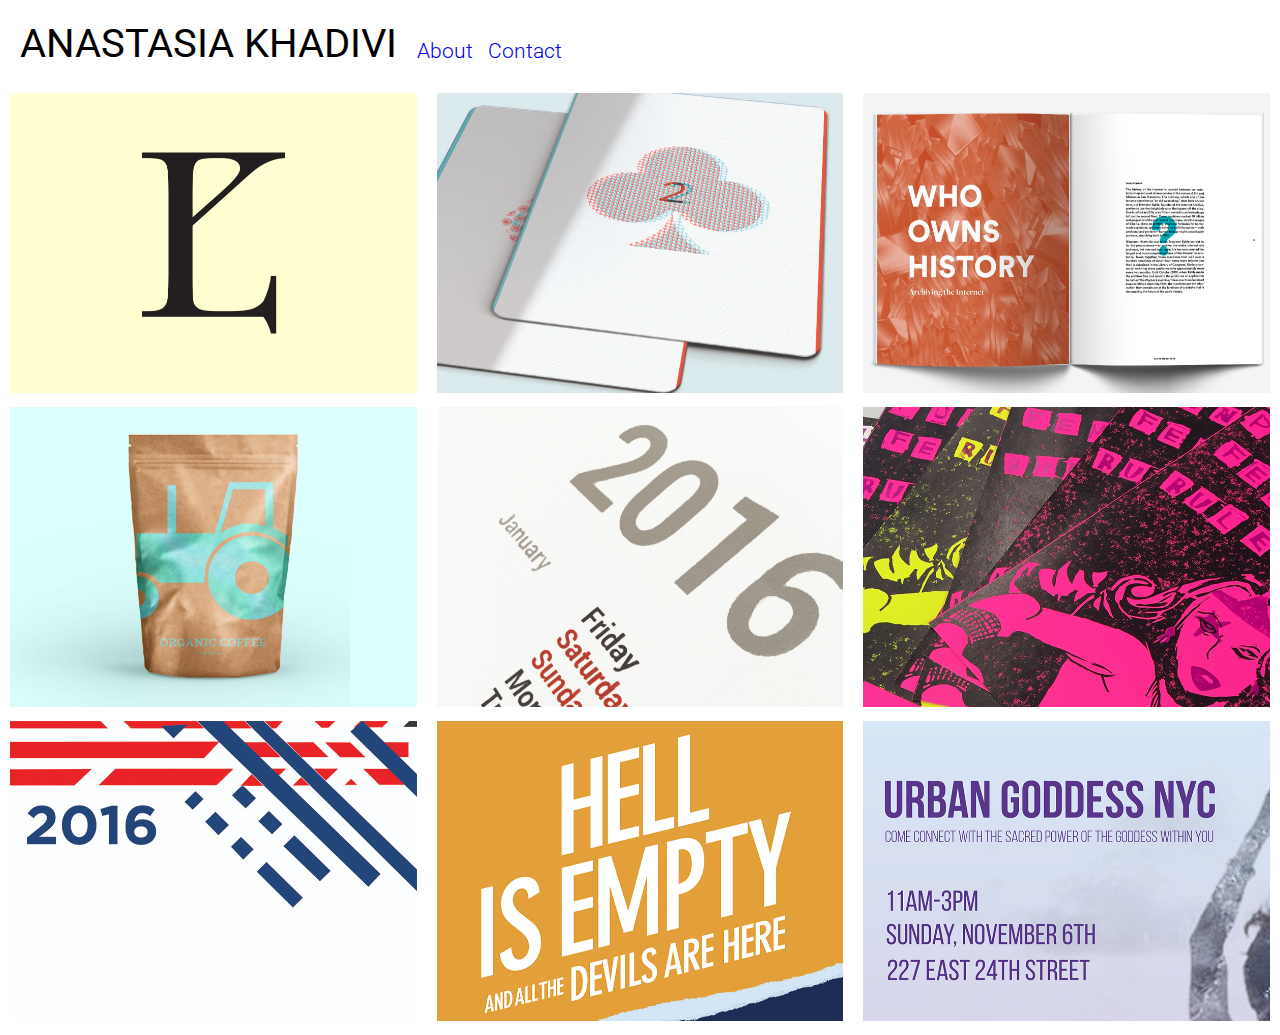
<file: index.html>
<!DOCTYPE html>
<html>
    <head>
        <meta charset="utf-8">
        <meta http-equiv="X-UA-Compatible" content="IE=edge">
        <title>Ana Khadivi Portfolio</title>
        <meta name="description" content="portfolio homepage">  
        <link rel='stylesheet' type='text/css' href='styles.css'>
        <link href="https://fonts.googleapis.com/css?family=Roboto:100,100i,300,300i,400,400i,500,500i,700,700i,900,900i" rel="stylesheet">
    </head>
    <body>
        <h1><a href=index.html>Anastasia Khadivi</a></h1>
        <nav>
            <a href='about.html'>About</a>
            <a href='contact.html'>Contact</a>
        </nav>
        <div class='container'>
            <div class ='thumbnails'>
                <a href='27_letters.html'>
                <img src='images/27th%20letter.jpg'></a>
                <a href='blue_hill.html'><img src='images/bluehill.jpg'></a>
                <a href='cmwc.html'><img src='images/CMWC.jpg'></a>
                
            </div>
            <div class='thumbnails'>
                <a href='cards.html'><img src='images/cards2.jpg'></a>
                <a href='calendar.html'><img src='images/calendar.jpg'></a>
                <a href='tempest.html'><img src='images/09_Close-Up%20Mock-Up.jpg'></a>
            </div>
            <div class='thumbnails'>
                <a href='history.html'><img src='images/cover_mag_spread.jpg'></a>
                <a href='riot_gurrrl.html'><img src='images/riot%20gurrrl.jpg'></a>
                <a href='goddess.html'><img src='images/urban_goddess.jpg'></a>
            </div>      
        </div>
<!--
        <div class="container">
            <div id='about'>
                <h2 class='about_contact_h2'>Hello, I'm Ana!</h2>
                <p>I'm  a Graphic Designer in New York City. I completed my associates degree in Graphic Design at Parsons in May 2016. I decided to stay at Parsons to continue my studies in Communication Design. I enjoy </p>
            </div>
            <div id='social_media' >
                <h2 class='about_contact_h2'>Social Media</h2>
            </div>
            <div id='contact'>
                <h2 class='about_contact_h2'>Contact</h2>
                <p>Please feel free to contact me at <a href='mailto:anakhadivi@icloud.com'>anakhadivi@icloud.com</a></p>
            </div>
        </div>
-->
    </body>
</html>
</file>
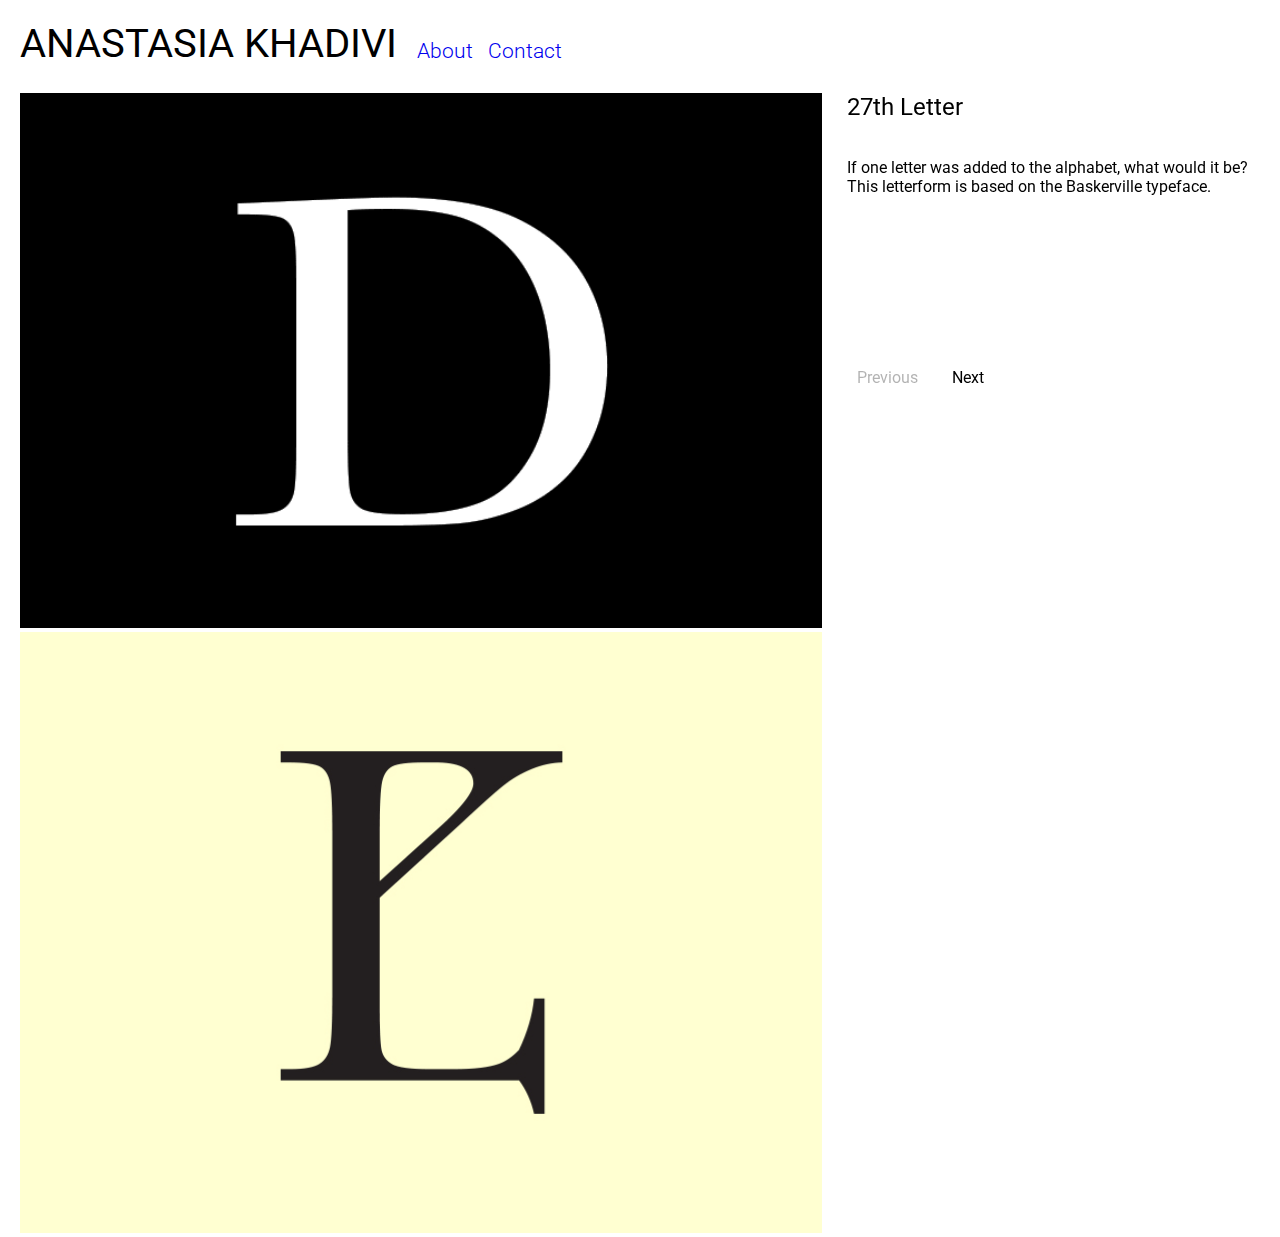
<file: 27_letters.html>
<!DOCTYPE html>
<html>
    <head>
        <meta charset="utf-8">
        <meta http-equiv="X-UA-Compatible" content="IE=edge">
        <title>Ana Khadivi Portfolio</title>
        <meta name="description" content="portfolio homepage">  
        <link rel='stylesheet' type='text/css' href='styles.css'>
        <link href="https://fonts.googleapis.com/css?family=Roboto:100,100i,300,300i,400,400i,500,500i,700,700i,900,900i" rel="stylesheet">

    </head>
    <body>
        <h1><a href=index.html>Anastasia Khadivi</a></h1>
        <nav>
            <a href='about.html'>About</a>
            <a href='contact.html'>Contact</a>
        </nav>
         <div class='container'>
            <div class='work_photos'>
                    <img src="images/27-letter.gif" >
                    <img src='images/27th%20letter.jpg'>
            </div>
        <div class='work_description'>
            <h2>27th Letter</h2>
                    <p>If one letter was added to the alphabet, what would it be? This letterform is based on the Baskerville typeface.</p>
<!--
            <button class='button_disabled'>
                Previous
            </button>   
            <button class='button'>
                <a href='cards.html'>Next</a>
            </button>
-->
            <div class='buttons'>
                <a href='27_letters.html' class='buttons_disabled'>Previous</a>
                <a href='cards.html' class='next_button'>
                    Next
                </a>
            </div>
        </div>
        
    </body>
</html>
</file>
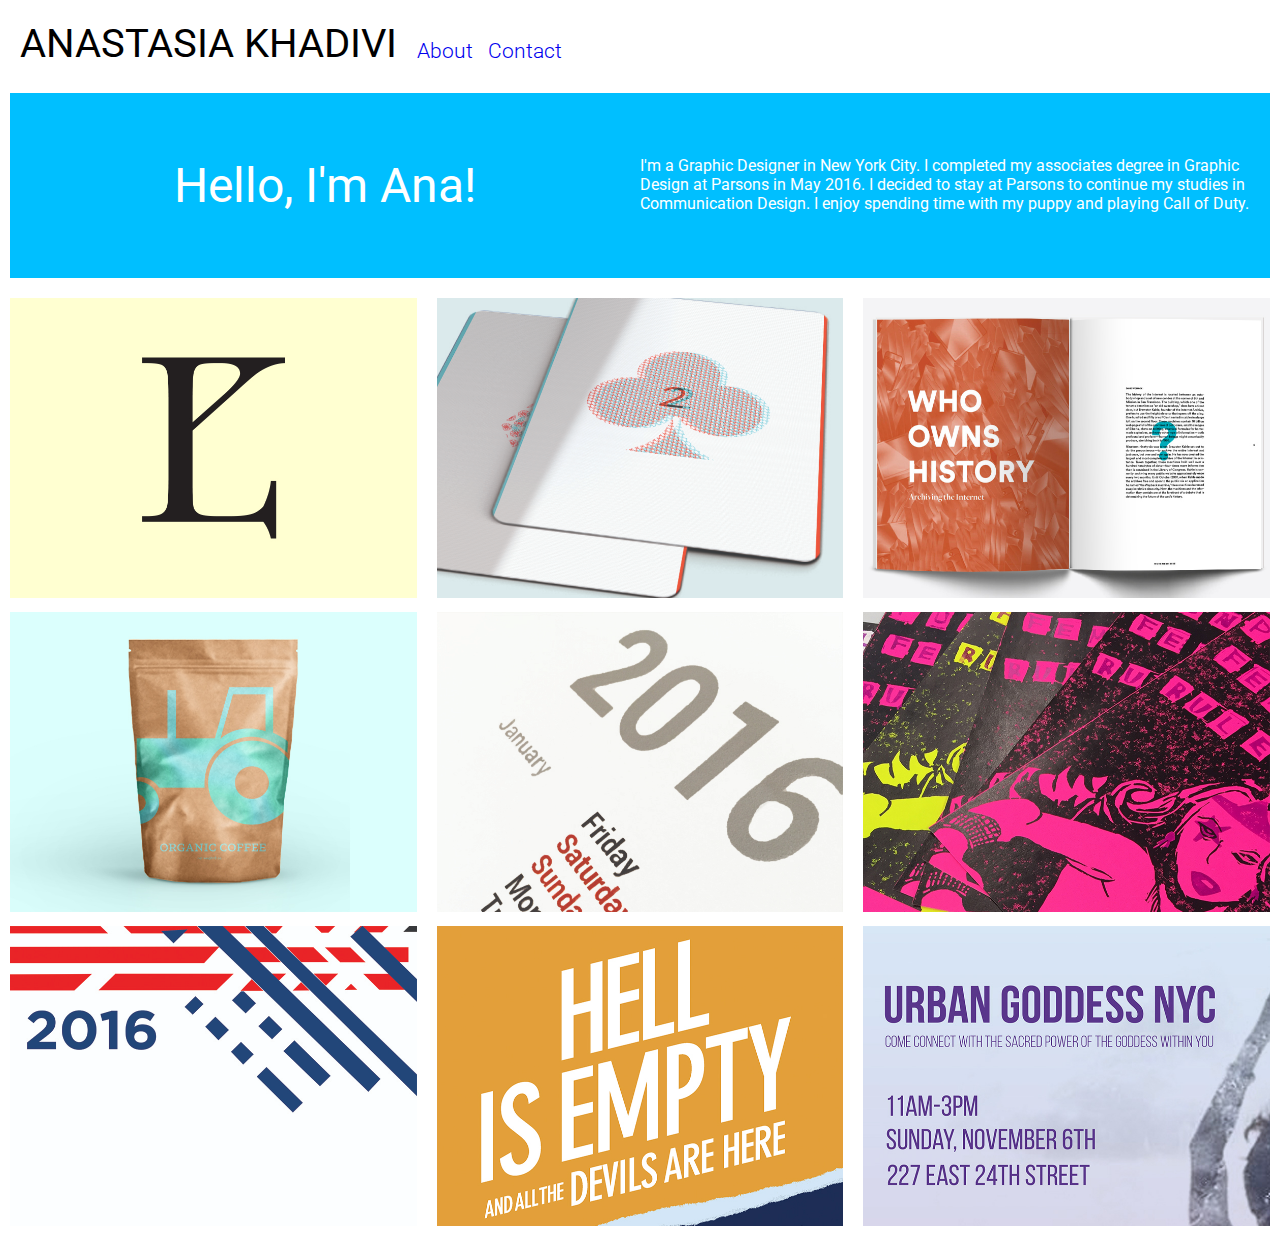
<file: about.html>
<!DOCTYPE html>
<html>
    <head>
        <meta charset="utf-8">
        <meta http-equiv="X-UA-Compatible" content="IE=edge">
        <title>Ana Khadivi Portfolio</title>
        <meta name="description" content="portfolio homepage">  
        <link rel='stylesheet' type='text/css' href='styles.css'>
        <link href="https://fonts.googleapis.com/css?family=Roboto:100,100i,300,300i,400,400i,500,500i,700,700i,900,900i" rel="stylesheet">

    </head>
    <body>
        <h1><a href=index.html>Anastasia Khadivi</a></h1>
        <nav>
            <a href='about.html'>About</a>
            <a href='contact.html'>Contact</a>
        </nav>
        <div class='container' class='overflow'>
            <div id='hello'>
                <h3>Hello, I'm Ana!</h3>
            </div>
            <div id='about'>
                <p></p>I'm  a Graphic Designer in New York City. I completed my associates degree in Graphic Design at Parsons in May 2016. I decided to stay at Parsons to continue my studies in Communication Design. I enjoy spending time with my puppy and playing Call of Duty.
            </div>
        </div>
         <div class='container'>
            <div class ='thumbnails'>
                <a href='27_letters.html'>
                <img src='images/27th%20letter.jpg'></a>
                <a href='blue_hill.html'><img src='images/bluehill.jpg'></a>
                <a href='#'><img src='images/CMWC.jpg'></a>
                
            </div>
            <div class='thumbnails'>
                <a href='cards.html'><img src='images/cards2.jpg'></a>
                <a href=''><img src='images/calendar.jpg'></a>
                <a href=''><img src='images/09_Close-Up%20Mock-Up.jpg'></a>
            </div>
            <div class='thumbnails'>
                <a href='history.html'><img src='images/cover_mag_spread.jpg'></a>
                <a href='#'><img src='images/riot%20gurrrl.jpg'></a>
                <a href='#'><img src='images/urban_goddess.jpg'></a>
            </div>      
        </div>
        
    </body>
</html>
</file>
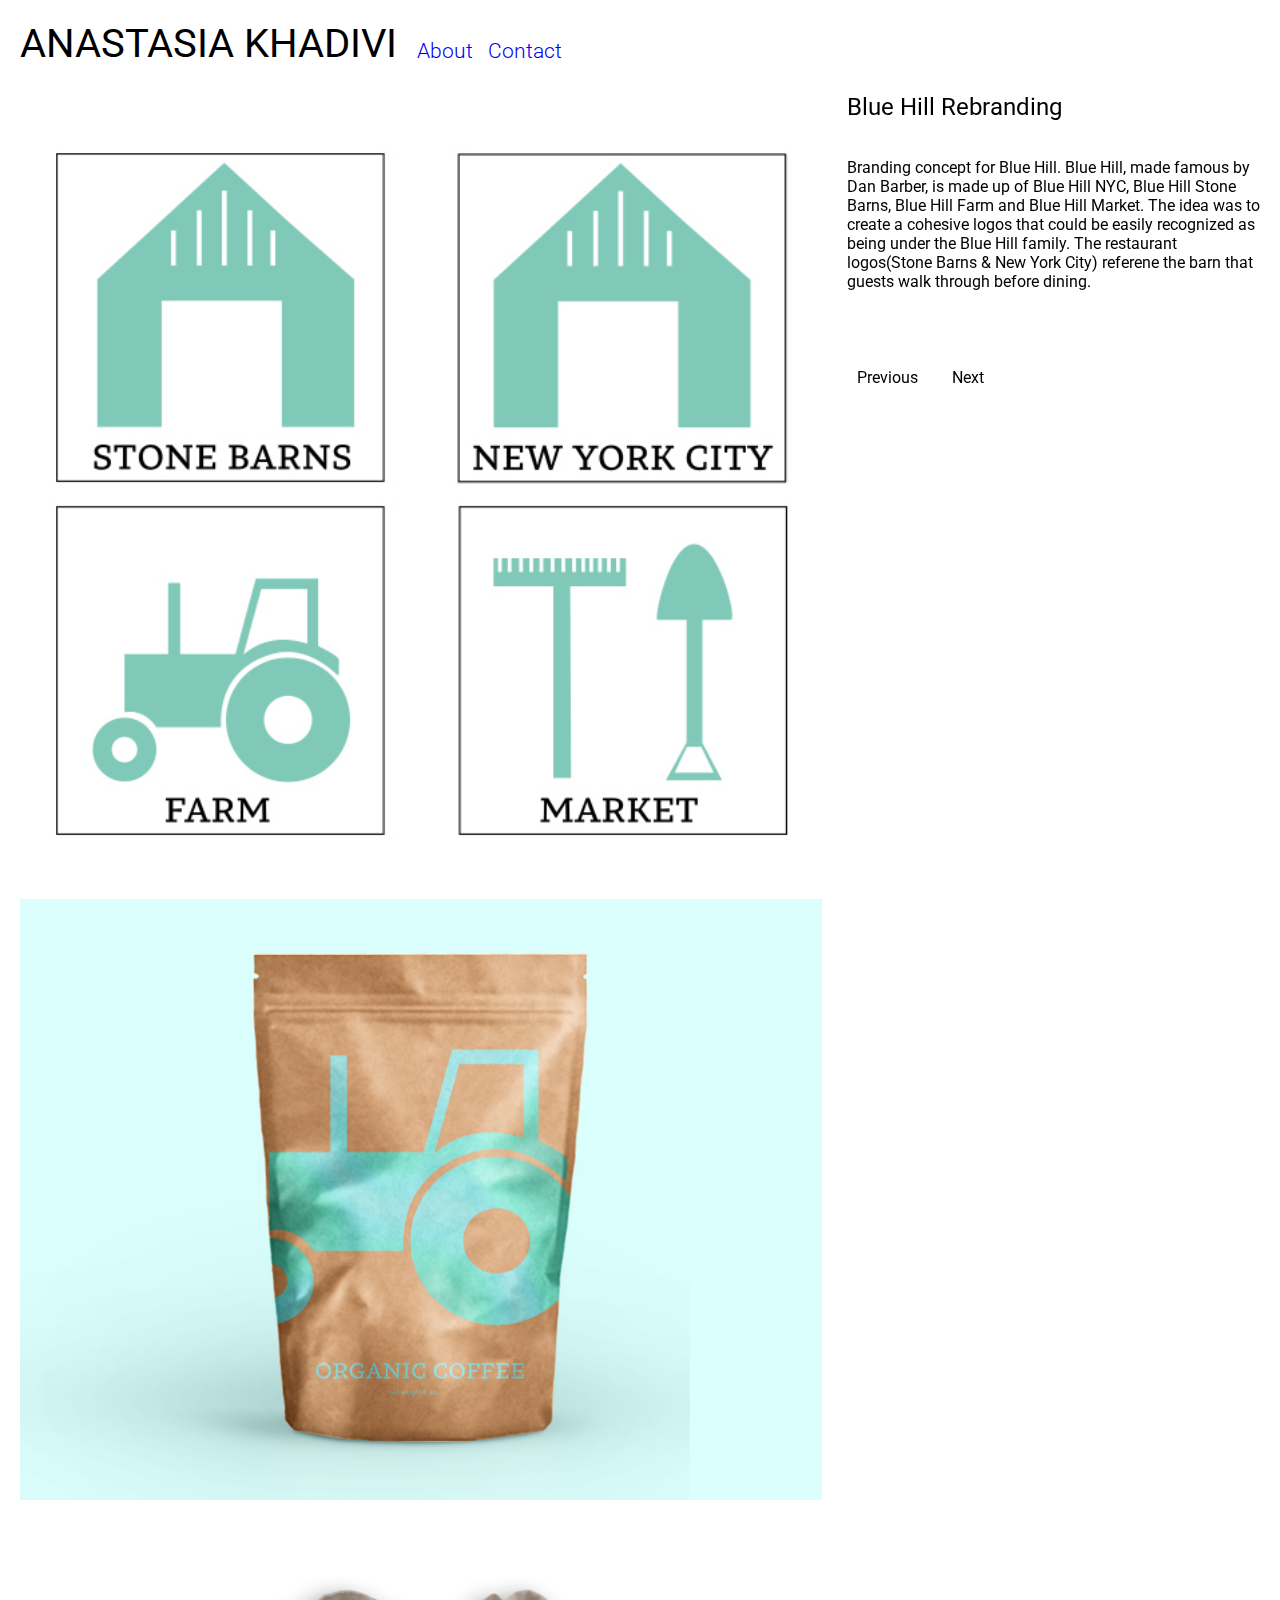
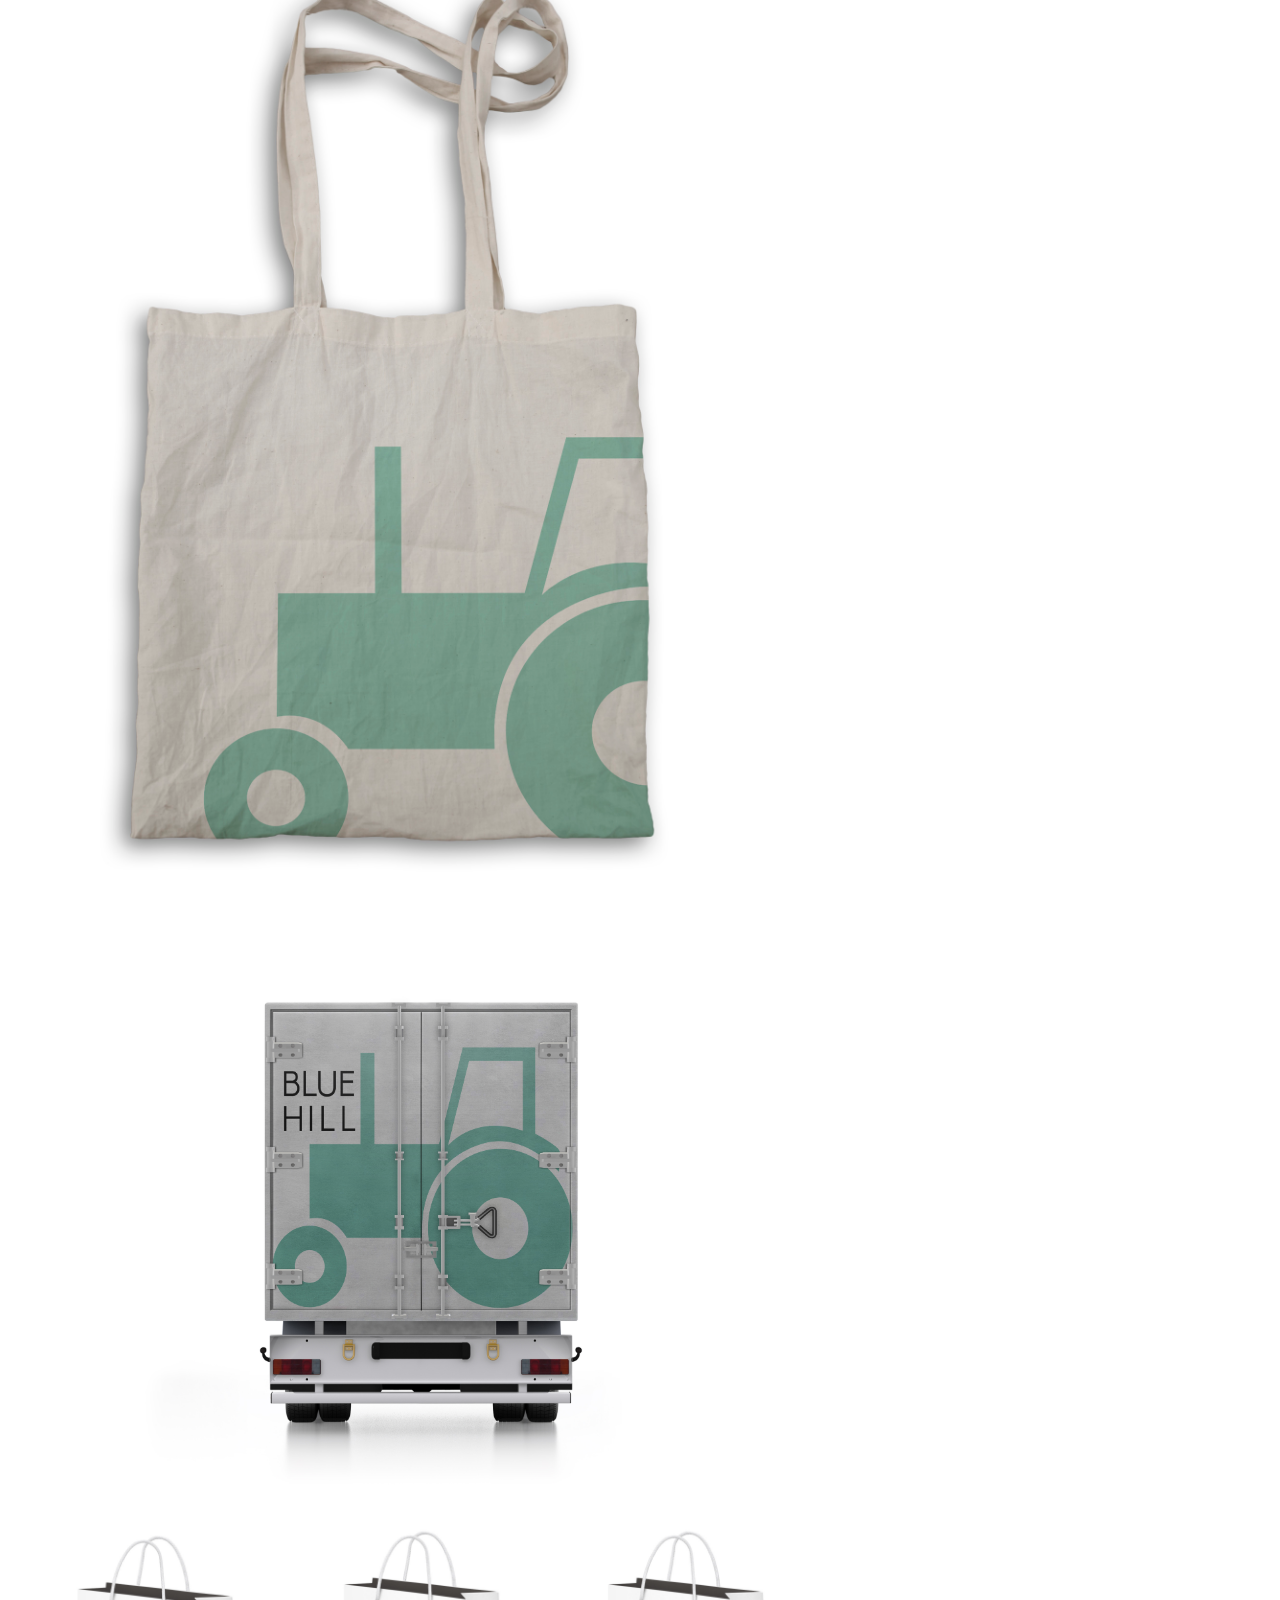
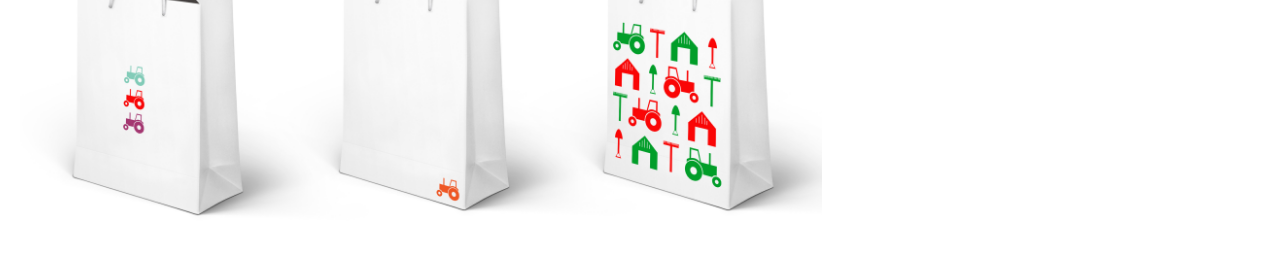
<file: blue_hill.html>
<!DOCTYPE html>
<html>
    <head>
        <meta charset="utf-8">
        <meta http-equiv="X-UA-Compatible" content="IE=edge">
        <title>Ana Khadivi Portfolio</title>
        <meta name="description" content="portfolio homepage">  
        <link rel='stylesheet' type='text/css' href='styles.css'>
        <link href="https://fonts.googleapis.com/css?family=Roboto:100,100i,300,300i,400,400i,500,500i,700,700i,900,900i" rel="stylesheet">

    </head>
    <body>
        <h1><a href=index.html>Anastasia Khadivi</a></h1>
        <nav>
            <a href='about.html'>About</a>
            <a href='contact.html'>Contact</a>
        </nav>
         <div class='container'>
            <div class='work_photos'>
                <img src='images/4%20logos%20psd.jpg'>
                 <img src='images/bluehill.jpg'>
                <img src='images/tote%20bag.jpg'>
                <img src='images/back%20of%20truck.jpg'> 
                <img src='images/bags.jpg'>
            </div>
        <div class='work_description'>
            <h2>Blue Hill Rebranding</h2>
                    <p>Branding concept for Blue Hill. Blue Hill, made famous by Dan Barber, is made up of Blue Hill NYC, Blue Hill Stone Barns, Blue Hill Farm and Blue Hill Market.
                    The idea was to create a cohesive logos that could be easily recognized as being under the Blue Hill family. The restaurant logos(Stone Barns &amp; New York City) referene the barn that guests walk through before dining.  </p>
            <div class='buttons'>
                <a href='history.html'>Previous</a>
                <a href='calendar.html'class='next_button'>Next</a>
            </div>
        </div>
        </div>
        
    </body>
</html>
</file>
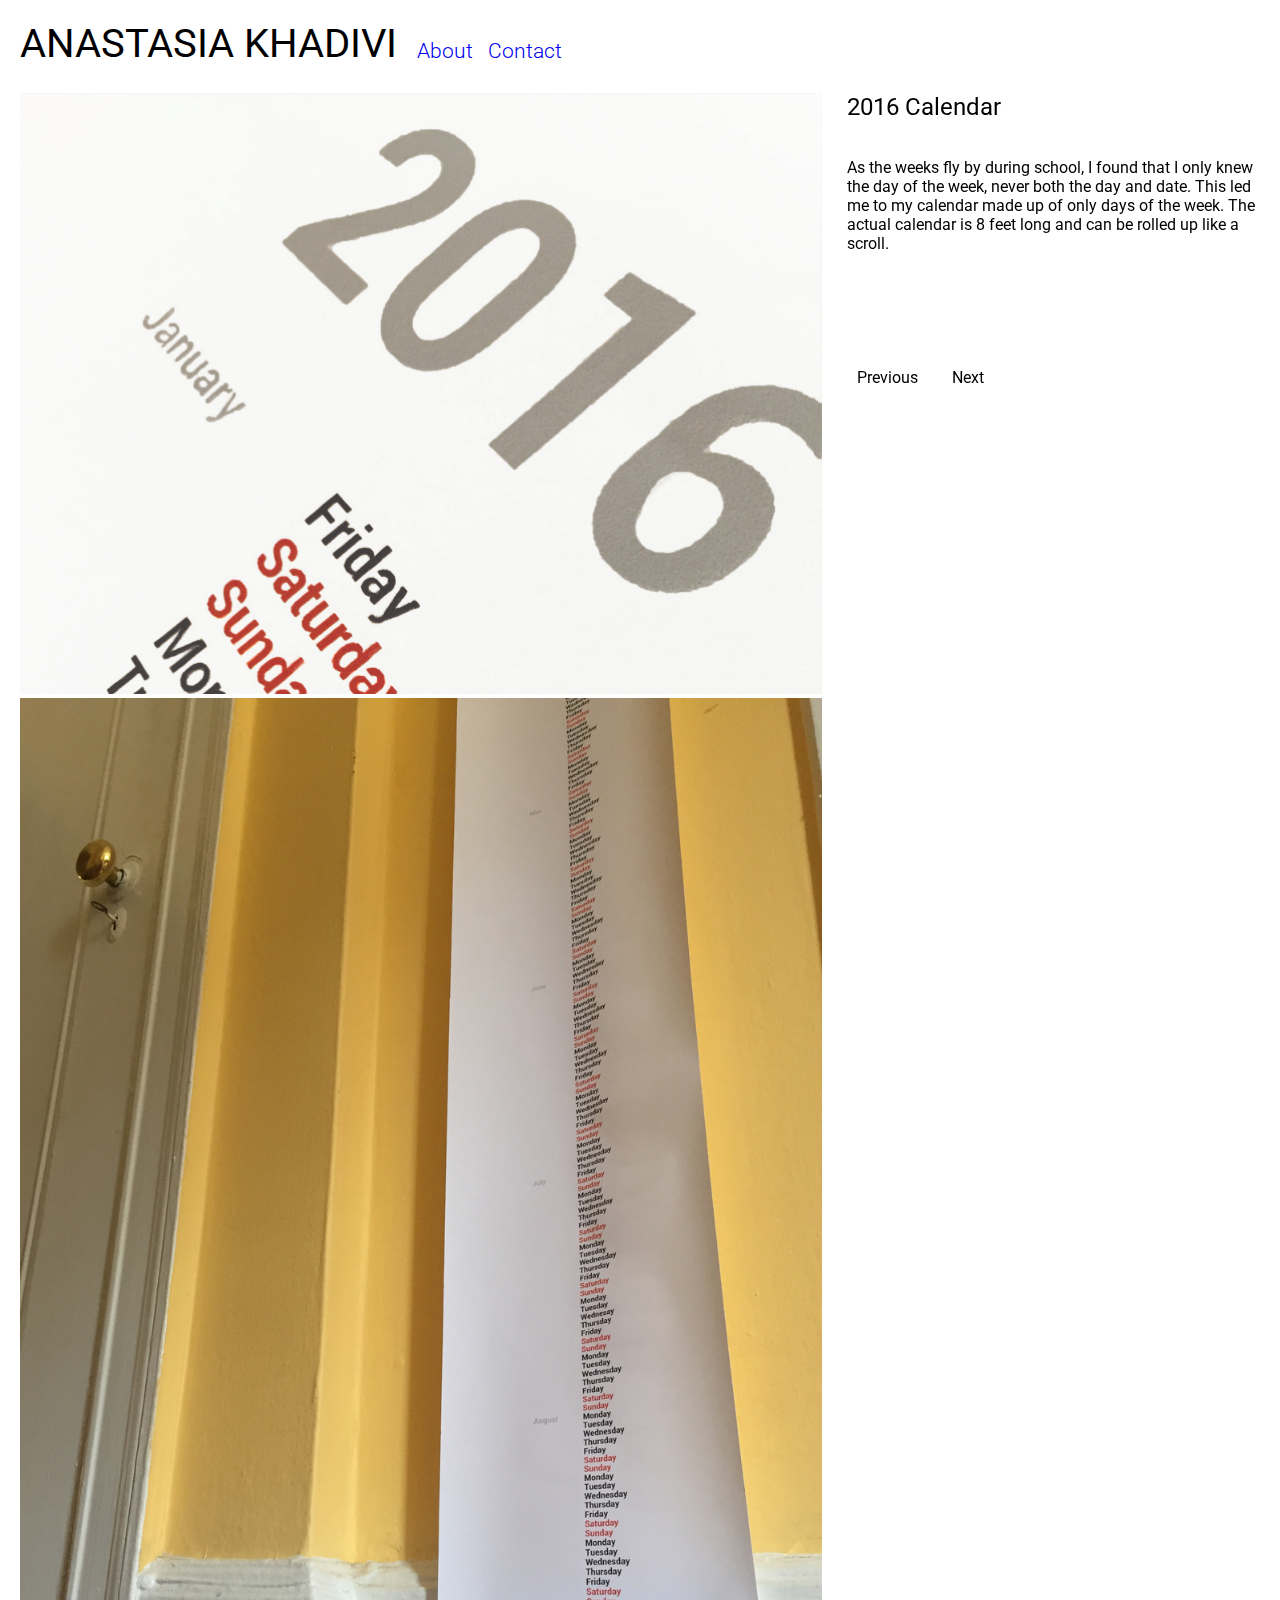
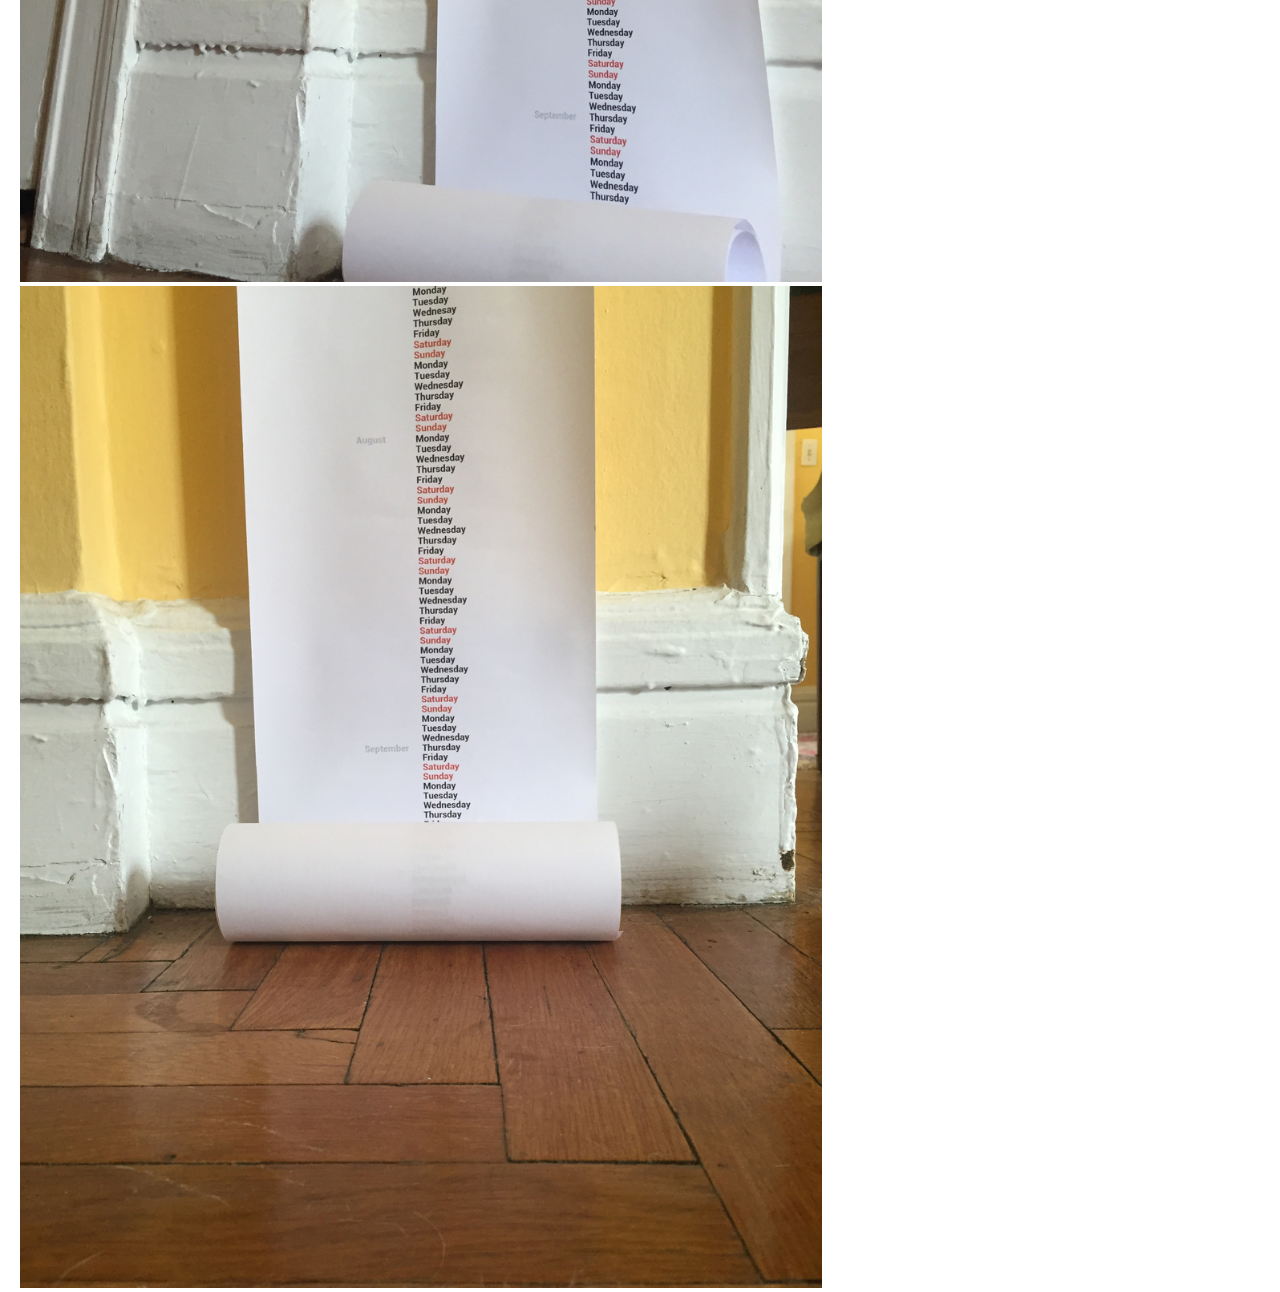
<file: calendar.html>
<!DOCTYPE html>
<html>
    <head>
        <meta charset="utf-8">
        <meta http-equiv="X-UA-Compatible" content="IE=edge">
        <title>Ana Khadivi Portfolio</title>
        <meta name="description" content="portfolio homepage">  
        <link rel='stylesheet' type='text/css' href='styles.css'>
        <link href="https://fonts.googleapis.com/css?family=Roboto:100,100i,300,300i,400,400i,500,500i,700,700i,900,900i" rel="stylesheet">

    </head>
    <body>
        <h1><a href=index.html>Anastasia Khadivi</a></h1>
        <nav>
            <a href='about.html'>About</a>
            <a href='contact.html'>Contact</a>
        </nav>
         <div class='container'>
            <div class='work_photos'>
                <img src='images/calendar.jpg'>
                <img src='images/calendar1.jpg'> 
                <img src='images/calendar2.jpg'fir>
                
            </div>
        <div class='work_description'>
            <h2>2016 Calendar</h2>
                    <p>As the weeks fly by during school, I found that I only knew the day of the week, never both the day and date. This led me to my calendar made up of only days of the week. The actual calendar is 8 feet long and can be rolled up like a scroll.  </p>
                    <div class='buttons'>
                <a href='blue_hill.html'>Previous</a>
                <a href='riot_gurrrl.html' class='next_button'>
                    Next
                </a>
            </div>
        </div>
        </div>
        
    </body>
</html>
</file>
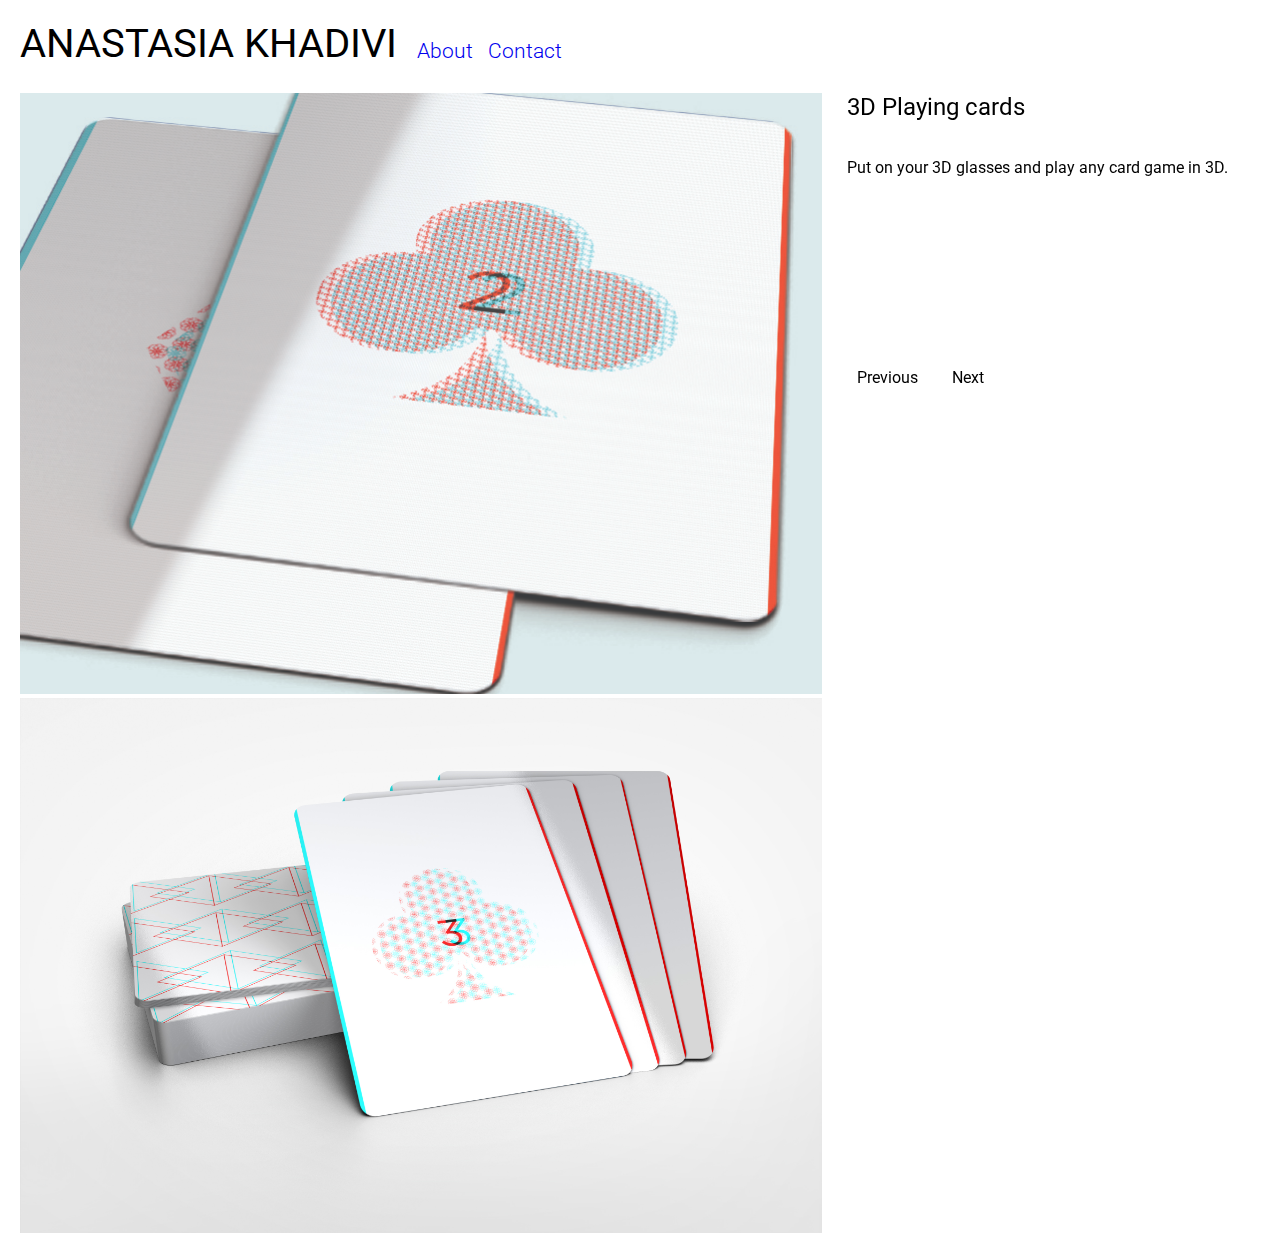
<file: cards.html>
<!DOCTYPE html>
<html>
    <head>
        <meta charset="utf-8">
        <meta http-equiv="X-UA-Compatible" content="IE=edge">
        <title>Ana Khadivi Portfolio</title>
        <meta name="description" content="portfolio homepage">  
        <link rel='stylesheet' type='text/css' href='styles.css'>
        <link href="https://fonts.googleapis.com/css?family=Roboto:100,100i,300,300i,400,400i,500,500i,700,700i,900,900i" rel="stylesheet">

    </head>
    <body>
        <h1><a href=index.html>Anastasia Khadivi</a></h1>
        <nav>
            <a href='about.html'>About</a>
            <a href='contact.html'>Contact</a>
        </nav>
         <div class='container'>
            <div class='work_photos'>
                    <img src="images/cards2.jpg" >
                    <img src='images/all%20cards.jpg'>
            </div>
            <div class='work_description'>
                <h2>3D Playing cards</h2>
                    <p>Put on your 3D glasses and play any card game in 3D. </p>
                <div class='buttons'>
                    <a href='27_letters.html'>Previous</a>
                    <a href='history.html' class='next_button'>Next</a>
                </div>
            </div>
        </div>
    </body>
</html>
</file>
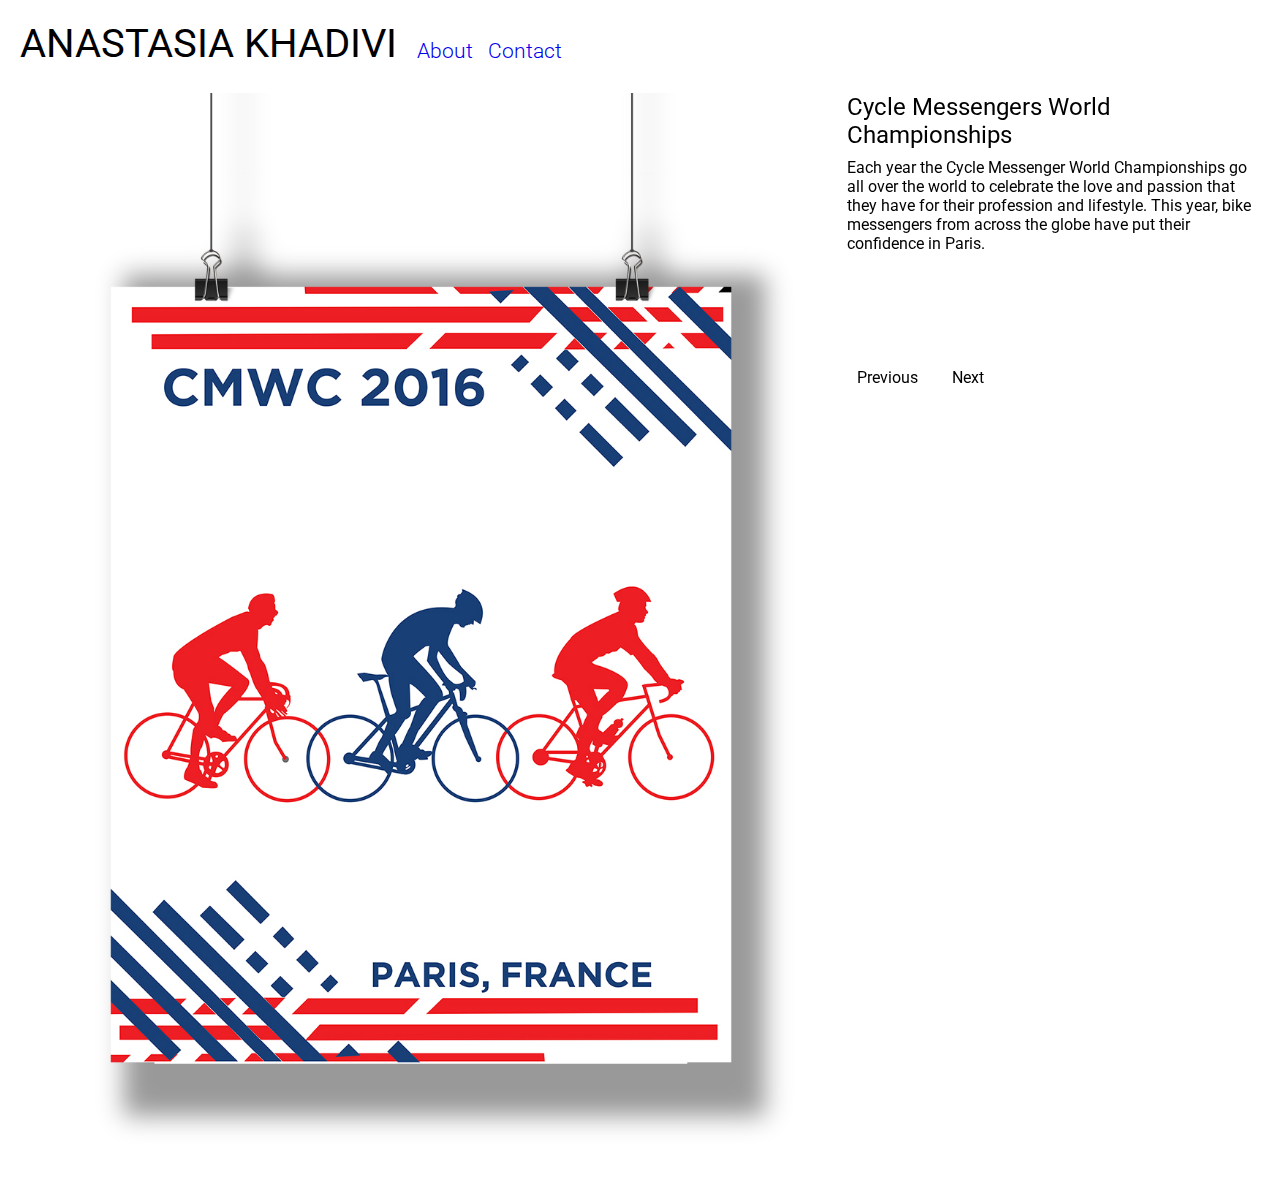
<file: cmwc.html>
<!DOCTYPE html>
<html>
    <head>
        <meta charset="utf-8">
        <meta http-equiv="X-UA-Compatible" content="IE=edge">
        <title>Ana Khadivi Portfolio</title>
        <meta name="description" content="portfolio homepage">  
        <link rel='stylesheet' type='text/css' href='styles.css'>
        <link href="https://fonts.googleapis.com/css?family=Roboto:100,100i,300,300i,400,400i,500,500i,700,700i,900,900i" rel="stylesheet">

    </head>
    <body>
        <h1><a href=index.html>Anastasia Khadivi</a></h1>
        <nav>
            <a href='about.html'>About</a>
            <a href='contact.html'>Contact</a>
        </nav>
         <div class='container'>
            <div class='work_photos'>
                <img src='images/cmwc%20mockup.jpg'>
            </div>
        <div class='work_description'>
            <h2>Cycle Messengers World Championships</h2>
                    <p>Each year the Cycle Messenger World Championships go all over the world to celebrate the love and passion that they have for their profession and lifestyle. This year, bike messengers from across the globe have put their confidence in Paris.</p>
                    <div class='buttons'>
                <a href='riot_gurrrl.html'>Previous</a>
                <a href='tempest.html' class='next_button'>
                    Next
                </a>
            </div>
        </div>
        </div>
        
    </body>
</html>
</file>
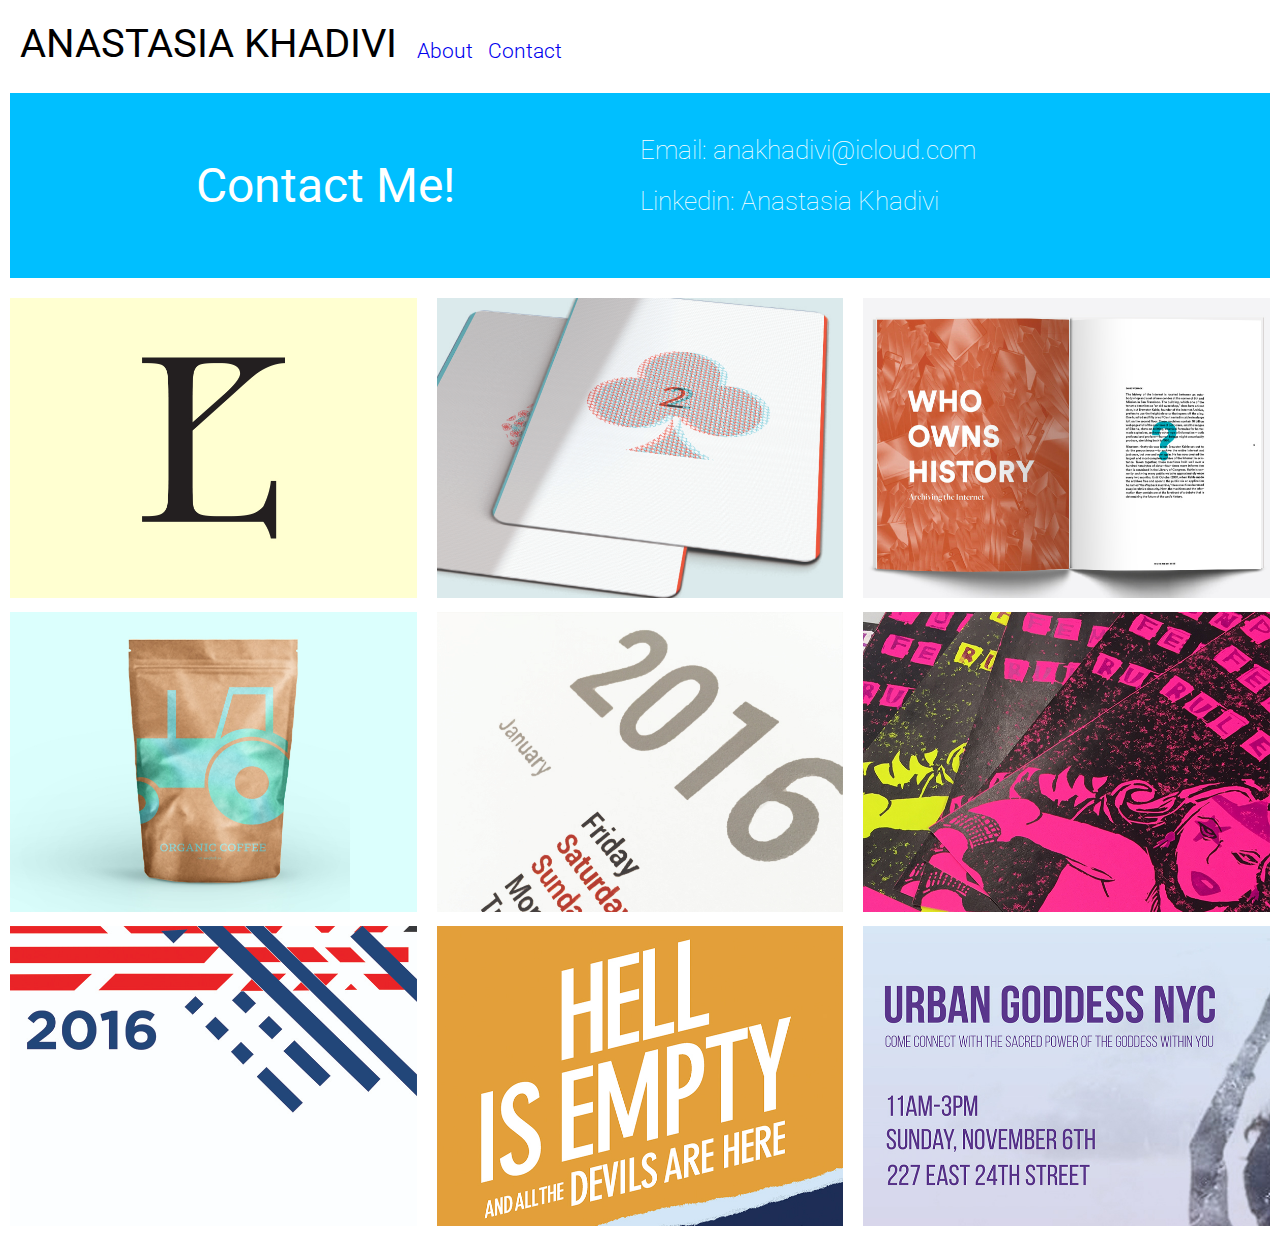
<file: contact.html>
<!DOCTYPE html>
<html>
    <head>
        <meta charset="utf-8">
        <meta http-equiv="X-UA-Compatible" content="IE=edge">
        <title>Ana Khadivi Portfolio</title>
        <meta name="description" content="portfolio homepage">  
        <link rel='stylesheet' type='text/css' href='styles.css'>
        <link href="https://fonts.googleapis.com/css?family=Roboto:100,100i,300,300i,400,400i,500,500i,700,700i,900,900i" rel="stylesheet">

    </head>
    <body>
        <h1><a href=index.html>Anastasia Khadivi</a></h1>
        <nav>
            <a href='about.html'>About</a>
            <a href='contact.html'>Contact</a>
        </nav>
       <div class='container'>
            <div id='hello'>
                <h3>Contact Me!</h3>
            </div>
            <div id='about'>
                <p>Email:<a href='mailto:anakhadivi@icloud.com' class='email_link'> anakhadivi@icloud.com</a><br>Linkedin:<a href='#' class='email_link'> Anastasia Khadivi</a></p>
            </div>
        </div>
         <div class='container'>
            <div class ='thumbnails'>
                <a href='27_letters.html'>
                <img src='images/27th%20letter.jpg'></a>
                <a href='blue_hill.html'><img src='images/bluehill.jpg'></a>
                <a href='#'><img src='images/CMWC.jpg'></a>   
            </div>
            <div class='thumbnails'>
                <a href='cards.html'><img src='images/cards2.jpg'></a>
                <a href=''><img src='images/calendar.jpg'></a>
                <a href=''><img src='images/09_Close-Up%20Mock-Up.jpg'></a>
            </div>
            <div class='thumbnails'>
                <a href='history.html'><img src='images/cover_mag_spread.jpg'></a>
                <a href='#'><img src='images/riot%20gurrrl.jpg'></a>
                <a href='#'><img src='images/urban_goddess.jpg'></a>
            </div>      
        </div>
    </body>
</html>
</file>
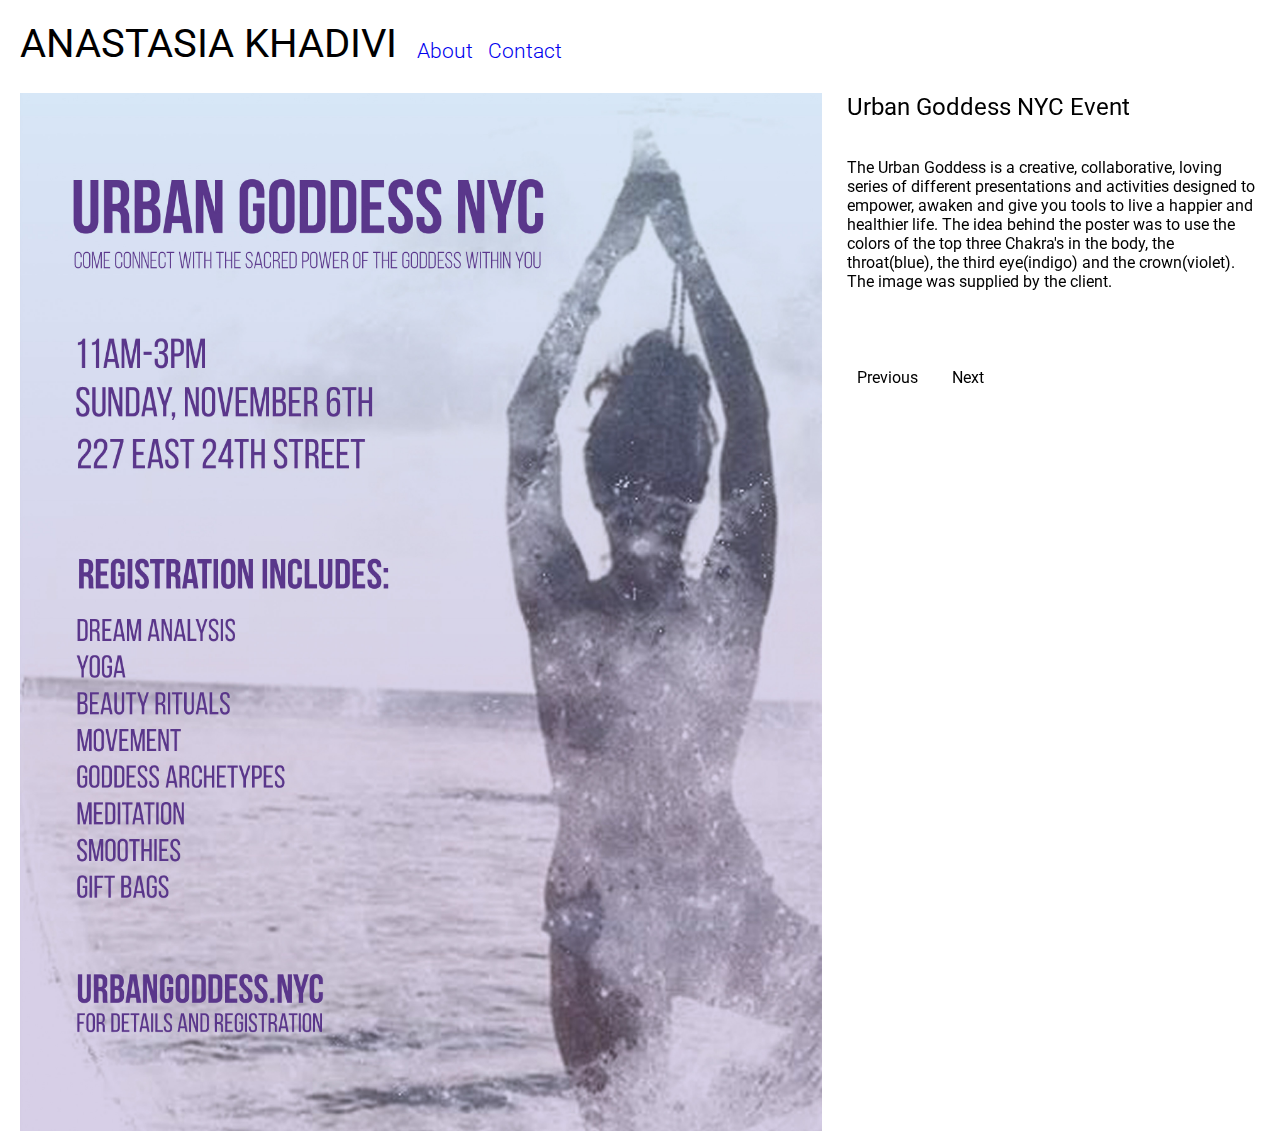
<file: goddess.html>
<!DOCTYPE html>
<html>
    <head>
        <meta charset="utf-8">
        <meta http-equiv="X-UA-Compatible" content="IE=edge">
        <title>Ana Khadivi Portfolio</title>
        <meta name="description" content="portfolio homepage">  
        <link rel='stylesheet' type='text/css' href='styles.css'>
        <link href="https://fonts.googleapis.com/css?family=Roboto:100,100i,300,300i,400,400i,500,500i,700,700i,900,900i" rel="stylesheet">

    </head>
    <body>
        <h1><a href=index.html>Anastasia Khadivi</a></h1>
        <nav>
            <a href='about.html'>About</a>
            <a href='contact.html'>Contact</a>
        </nav>
         <div class='container'>
            <div class='work_photos'>
                <img src='images/urban_godess_poster.jpg'>
            </div>
        <div class='work_description'>
            <h2>Urban Goddess NYC Event</h2>
                    <p>The Urban Goddess is a creative, collaborative, loving series of different presentations and activities designed to empower, awaken and give you tools to live a happier and healthier life. The idea behind the poster was to use the colors of the top three Chakra's in the body, the throat(blue), the third eye(indigo) and the crown(violet). The image was supplied by the client. </p>
                    <div class='buttons'>
                <a href='cmwc.html'>Previous</a>
                <a href='goddess.html' class='next_button'>
                    Next
                </a>
            </div>
        </div>
        </div>
        
    </body>
</html>
</file>
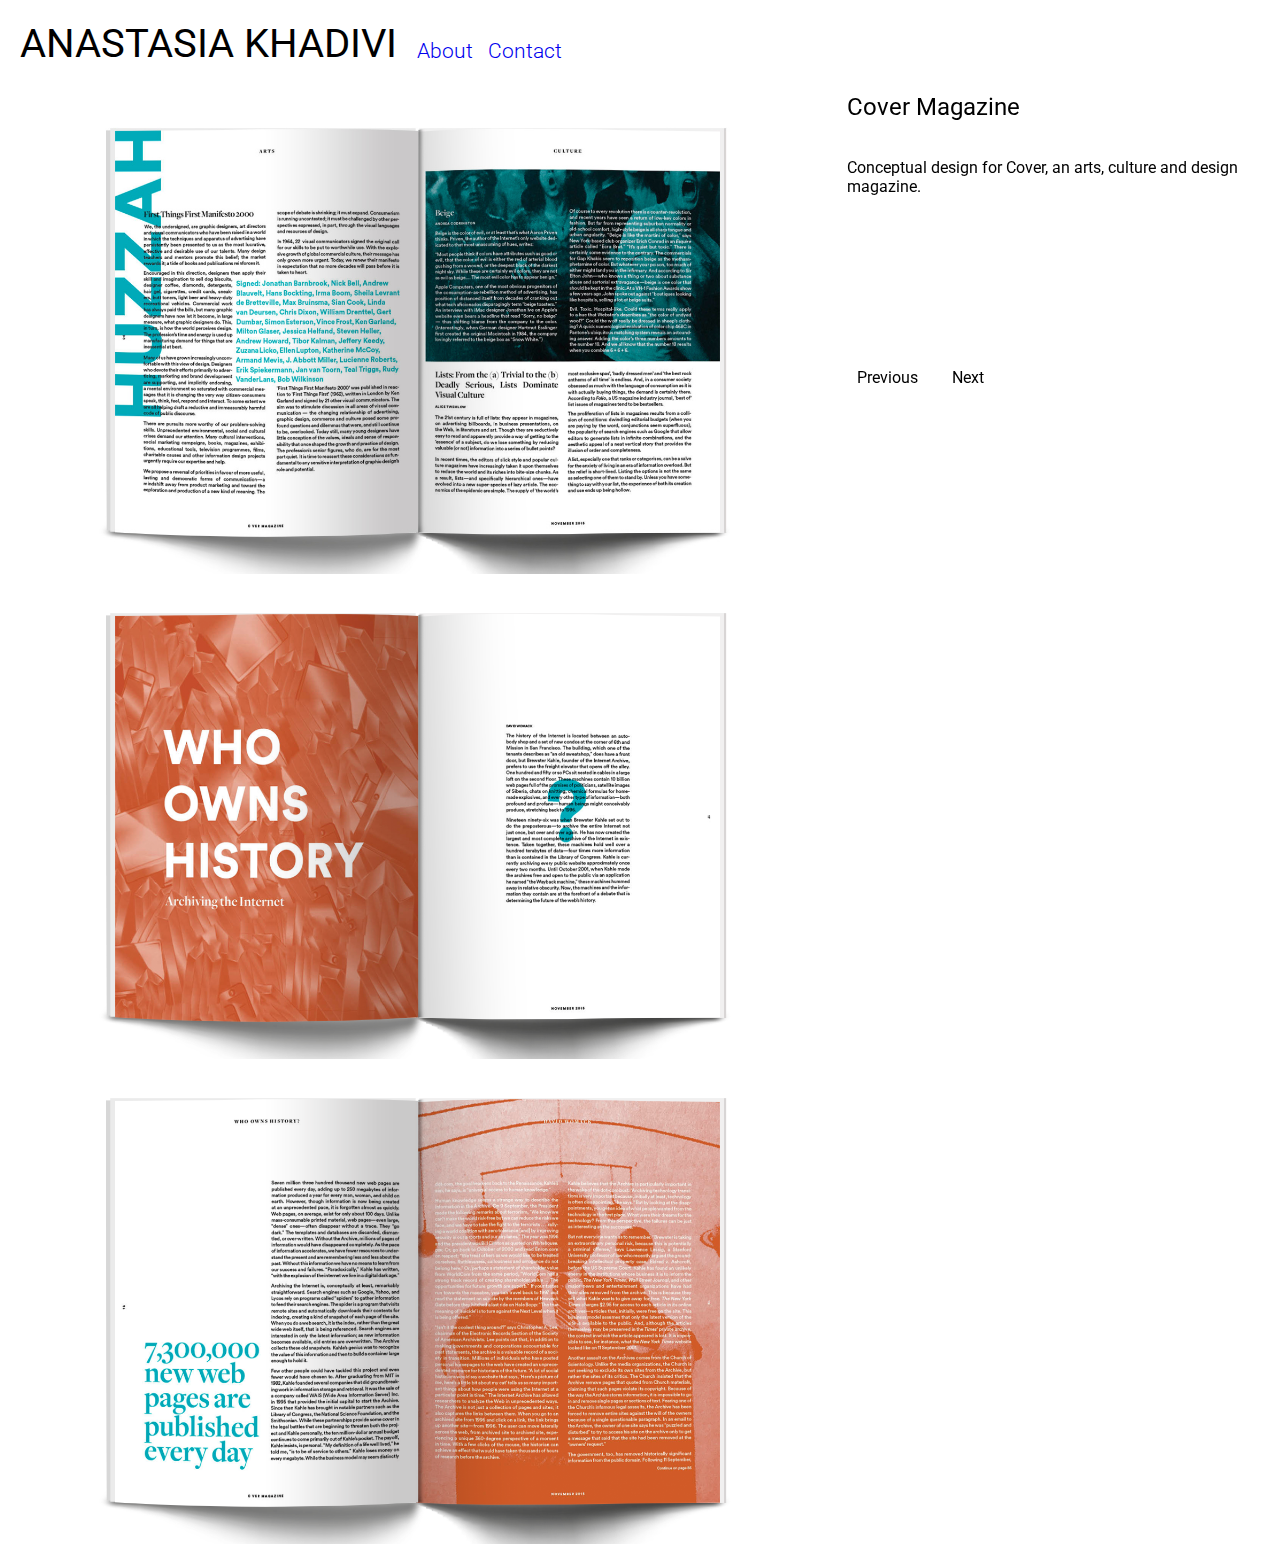
<file: history.html>
<!DOCTYPE html>
<html>
    <head>
        <meta charset="utf-8">
        <meta http-equiv="X-UA-Compatible" content="IE=edge">
        <title>Ana Khadivi Portfolio</title>
        <meta name="description" content="portfolio homepage">  
        <link rel='stylesheet' type='text/css' href='styles.css'>
        <link href="https://fonts.googleapis.com/css?family=Roboto:100,100i,300,300i,400,400i,500,500i,700,700i,900,900i" rel="stylesheet">

    </head>
    <body>
        <h1><a href=index.html>Anastasia Khadivi</a></h1>
        <nav>
            <a href='about.html'>About</a>
            <a href='contact.html'>Contact</a>
        </nav>
         <div class='container'>
            <div class='work_photos'>
                <img src='images/fob%20spread.jpg'>
                <img src='images/Spread_1.png'> 
                <img src='images/Spread_2.png'>
                
            </div>
        <div class='work_description'>
            <h2>Cover Magazine</h2>
                    <p>Conceptual  design for Cover, an arts, culture and design magazine.</p>
                    <div class='buttons'>
                <a href='cards.html'>Previous</a>
                <a href='blue_hill.html' class='next_button'>
                    Next
                </a>
            </div>
        </div>
        </div>
        
    </body>
</html>
</file>
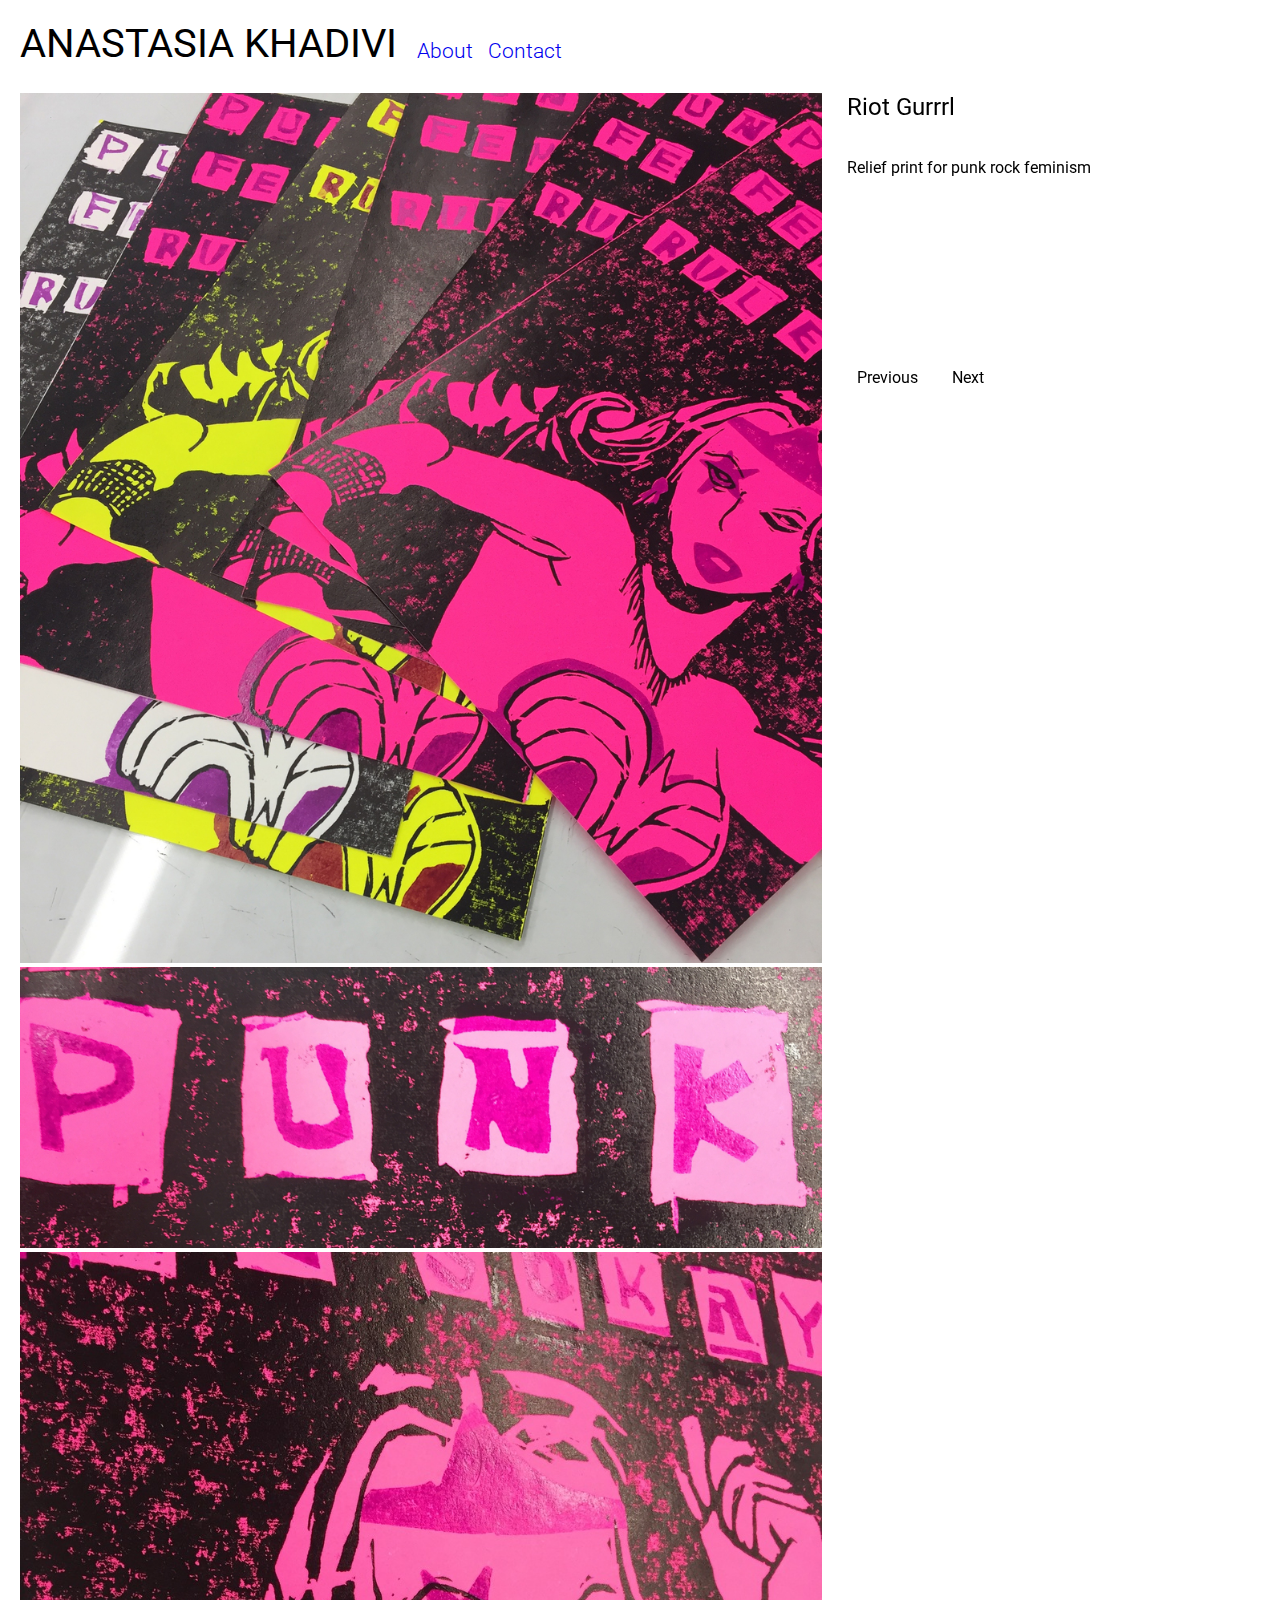
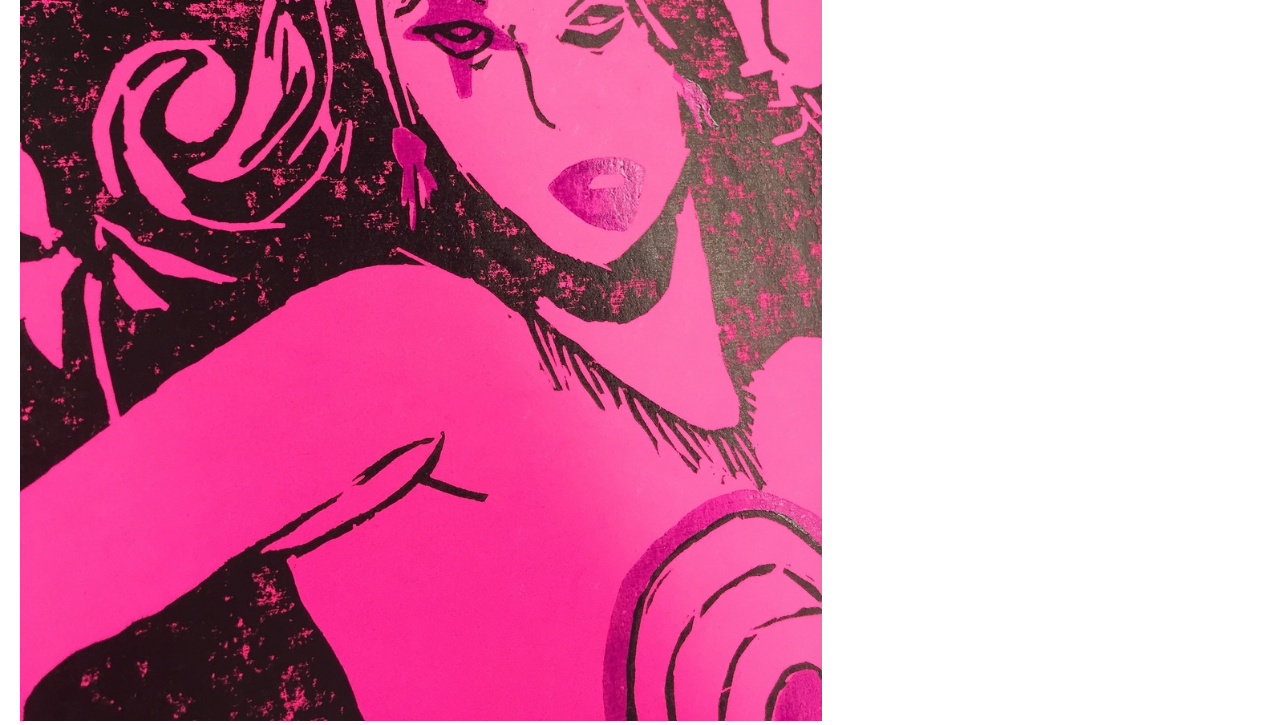
<file: riot_gurrrl.html>
<!DOCTYPE html>
<html>
    <head>
        <meta charset="utf-8">
        <meta http-equiv="X-UA-Compatible" content="IE=edge">
        <title>Ana Khadivi Portfolio</title>
        <meta name="description" content="portfolio homepage">  
        <link rel='stylesheet' type='text/css' href='styles.css'>
        <link href="https://fonts.googleapis.com/css?family=Roboto:100,100i,300,300i,400,400i,500,500i,700,700i,900,900i" rel="stylesheet">

    </head>
    <body>
        <h1><a href=index.html>Anastasia Khadivi</a></h1>
        <nav>
            <a href='about.html'>About</a>
            <a href='contact.html'>Contact</a>
        </nav>
         <div class='container'>
            <div class='work_photos'>
                <img src='images/riot1.jpg'>
                <img src='images/riot3.jpg'>
                <img src='images/riot2.jpg'> 
                
            </div>
        <div class='work_description'>
            <h2>Riot Gurrrl</h2>
                    <p>Relief print for punk rock feminism </p>
                    <div class='buttons'>
                <a href='calendar.html'>Previous</a>
                <a href='cmwc.html' class='next_button'>
                    Next
                </a>
            </div>
        </div>
        </div>
        
    </body>
</html>
</file>
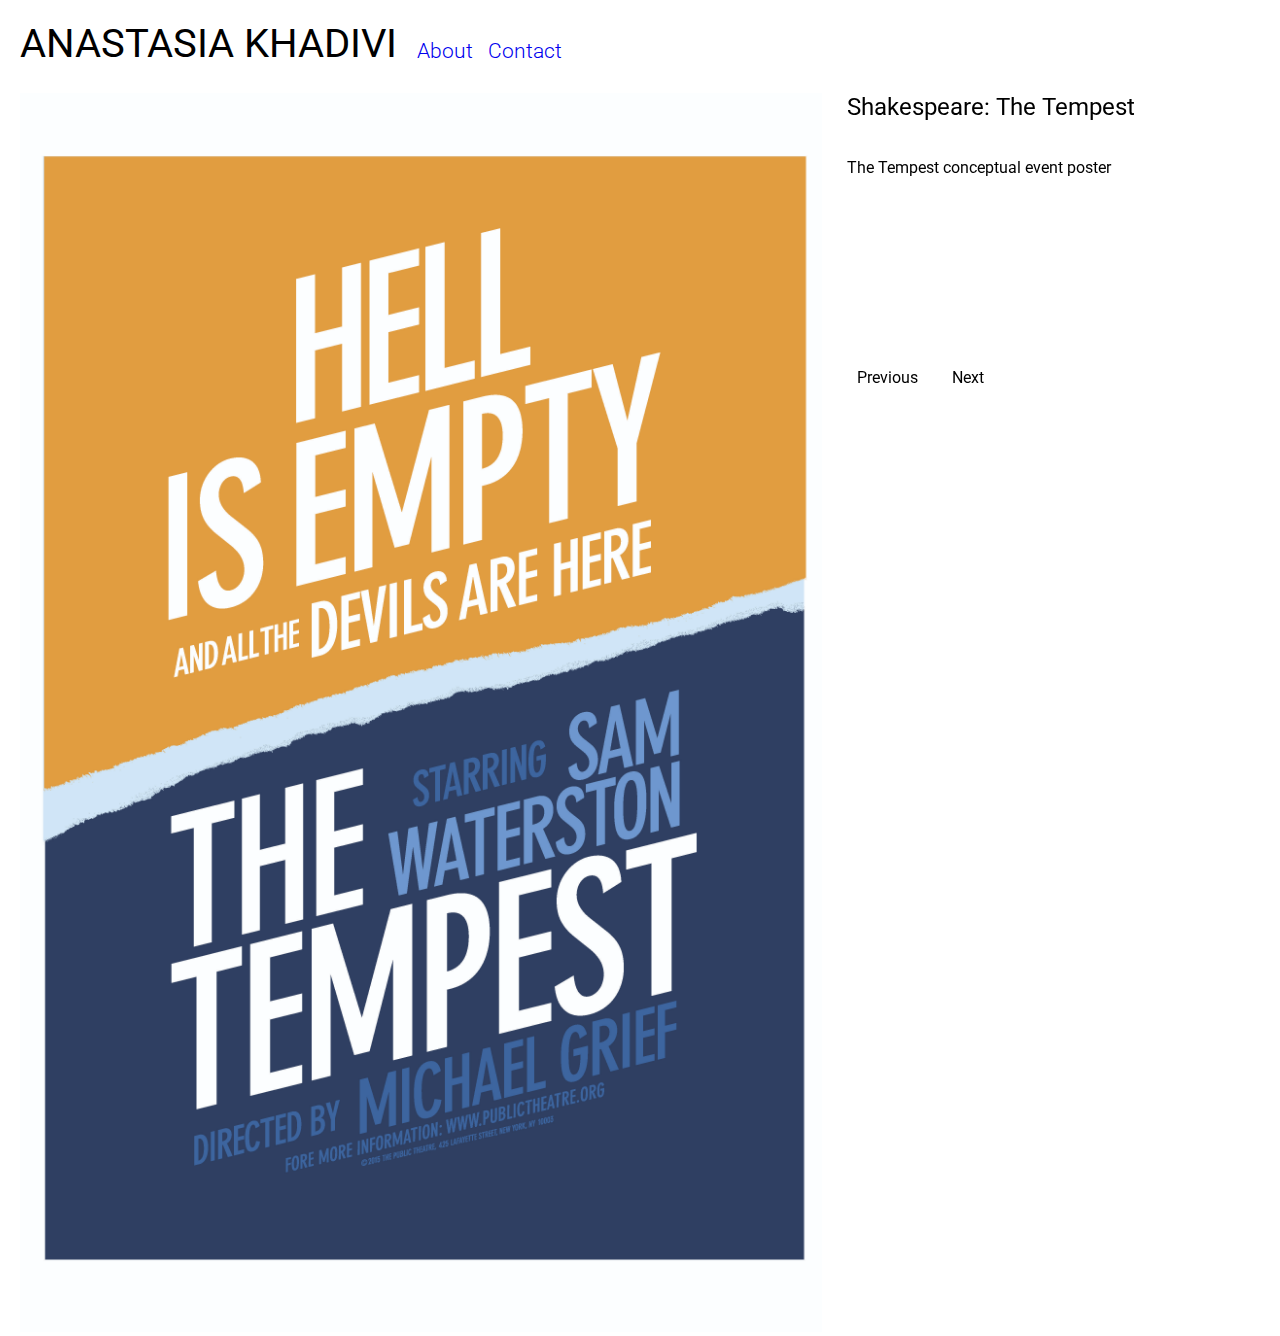
<file: tempest.html>
<!DOCTYPE html>
<html>
    <head>
        <meta charset="utf-8">
        <meta http-equiv="X-UA-Compatible" content="IE=edge">
        <title>Ana Khadivi Portfolio</title>
        <meta name="description" content="portfolio homepage">  
        <link rel='stylesheet' type='text/css' href='styles.css'>
        <link href="https://fonts.googleapis.com/css?family=Roboto:100,100i,300,300i,400,400i,500,500i,700,700i,900,900i" rel="stylesheet">

    </head>
    <body>
        <h1><a href=index.html>Anastasia Khadivi</a></h1>
        <nav>
            <a href='about.html'>About</a>
            <a href='contact.html'>Contact</a>
        </nav>
         <div class='container'>
            <div class='work_photos'>
                <img src='images/khadivi_tempest-02%202.jpg'>
            </div>
        <div class='work_description'>
            <h2>Shakespeare: The Tempest</h2>
                    <p>The Tempest conceptual event poster </p>
                    <div class='buttons'>
                <a href='cmwc.html'>Previous</a>
                <a href='goddess.html' class='next_button'>
                    Next
                </a>
            </div>
        </div>
        </div>
        
    </body>
</html>
</file>
<file: styles.css>
html, body, div, span, applet, object, iframe,
h1, h2, h3, h4, h5, h6, p, blockquote, pre,
a, abbr, acronym, address, big, cite, code,
del, dfn, em, img, ins, kbd, q, s, samp,
small, strike, strong, sub, sup, tt, var,
b, u, i, center,
dl, dt, dd, ol, ul, li,
fieldset, form, label, legend,
table, caption, tbody, tfoot, thead, tr, th, td,
article, aside, canvas, details, embed, 
figure, figcaption, footer, header, hgroup, 
menu, nav, output, ruby, section, summary,
time, mark, audio, video {
	margin: 0;
	padding: 0;
	border: 0;
	font-size: 100%;
	font: inherit;
	vertical-align: baseline;
    font-family: 'Roboto', sans-serif;
}
body{
    
}
/*h1*/
h1{
    font-size: 2.5em;
    float: left;
    margin-left: 20px;
    margin-top:20px;
    text-transform: uppercase;
    margin-bottom: 15px;
}
h1 a{
    text-decoration: none;
    color: black;
}
h1 a:visited{
    color: black;
}
h1 a:active{
    color: black;
}
/*h2 - heading for names of work*/
h2{
    font-size: 1.5em;
     position: fixed;
}
/*Navigation*/
nav{
    float: left;
    margin-top:39px;
    margin-left: 20px;
    margin-bottom:30px;
    font-size: 1.3em;
    font-weight: 300;
}
nav a{
    text-decoration: none;
}
nav a{
    padding-right:10px
}
nav a:visited{
    color: black;
}
nav a:hover{
    color: deepskyblue;
}
/*Photo gallery of work on homepage*/
.thumbnails{
    width: 33%;
    margin-left: 10px;
    margin-right: 10px;
}
.thumbnails img{
    width:100%;
    height:auto;
    max-height: 300px;
    margin-bottom: 10px;
    max-width: 100%;
}
.thumbnails img:hover{
    -moz-box-shadow: 0 0 10px #ccc;
    -webkit-box-shadow: 0 0 10px #ccc;
    box-shadow: 0 0 10px #ccc;
}
/*container for about/contact page*/
.container{
    display: -webkit-flex;
    width: 100%
}
/*Individual work pages*/
.work_photos{
    width: 66%;
    margin-left: 20px;
}
.work_photos img{
    width: 97%;
    height: auto;
}
.work_description{
    width: 33%;
    margin-right:20px;
}
.work_description p{
    position: fixed;
    margin-top:65px;
    margin-right: 20px;    
}
/*Previous and Next buttons*/
.buttons{
/*    outline: solid 1px red;*/
    position: fixed;
    margin-top:275px;    
}
.buttons_disabled{
    opacity: 0.3;
    cursor: not-allowed;
}
.buttons a{
    color: black;
    text-decoration: none;
    padding-left: 10px;
}
.buttons a:visited{
    color: black;
}
.next_button{
    margin-left: 20px;
}
/*contact heading*/
#hello{
    width: 50%;
    background-color:deepskyblue;
    color: white;
    margin-left:10px;
/*    margin-right: 20px;*/
    text-align: center;
    padding: 5% 0;
    margin-bottom: 20px;
}
/*Heading for about and contact pages*/
h3{
    font-size: 3em;
}
/*About page styling*/
#about{
    width: 50%;
    background-color: deepskyblue;
    margin-bottom: 20px;
    margin-right: 10px;
    color: white;
}
#about p{
    font-size: 1.6em;
/*    outline: solid 1px red;*/
    font-weight: 100;
    padding: 5% 0;
    line-height: 2em;
}
/*Email link formatting*/
.email_link{
    text-decoration: none;
    color: white;
}
#email_link:visited{
    color:white;
}
</file>
